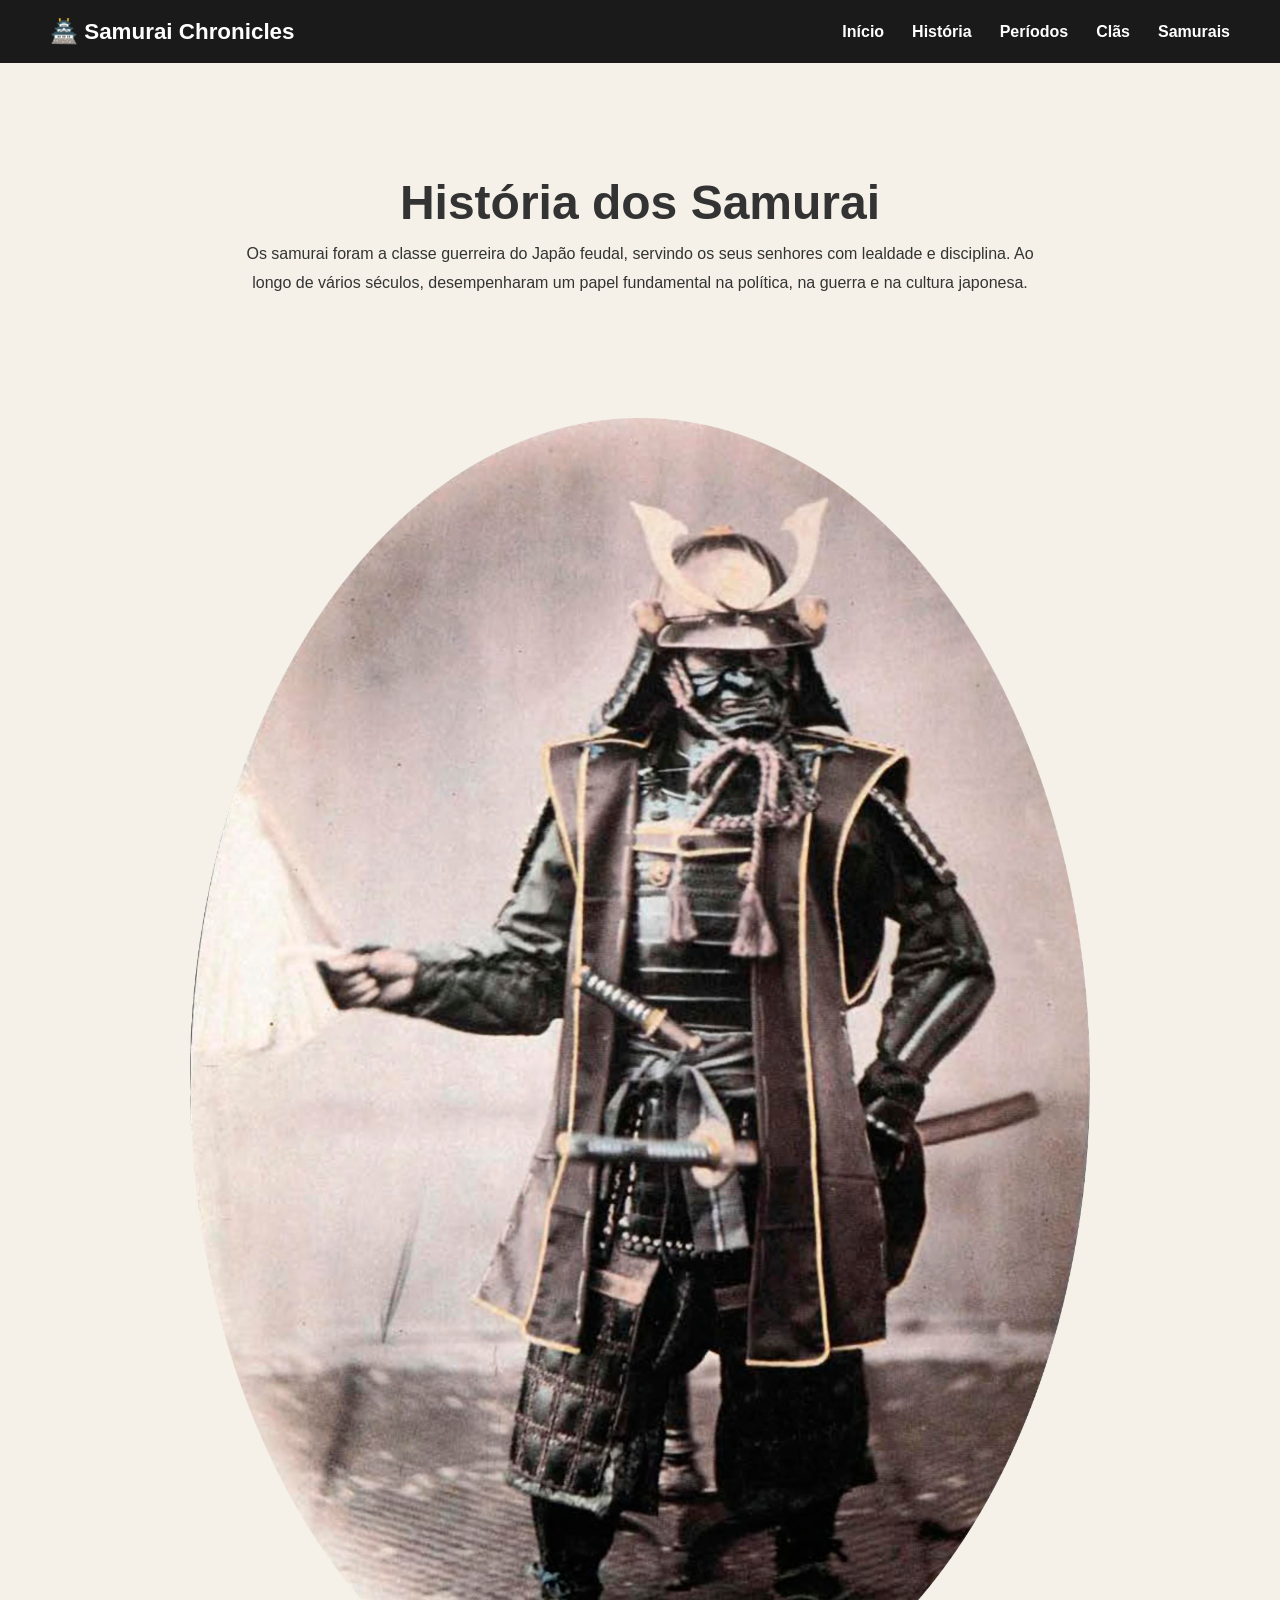
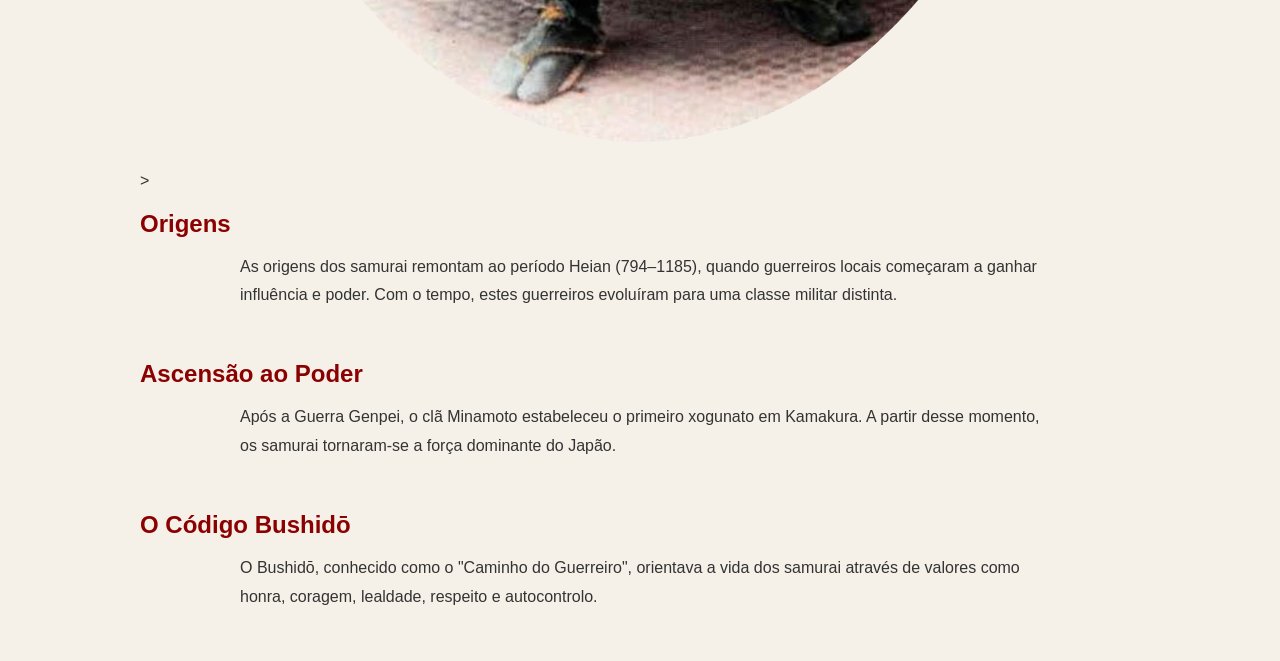
<file: pages/historia.html>
<!DOCTYPE html>
<html lang="pt">
<head>
    <meta charset="UTF-8">
    <meta name="viewport" content="width=device-width, initial-scale=1.0">
    <title>História dos Samurai - Samurai Chronicles</title>

    <link rel="stylesheet" href="../css/style.css">
</head>
<body>

<nav class="navbar">
    <a href="../index.html" class="logo">🏯 Samurai Chronicles</a>

    <ul class="nav-links">
        <li><a href="../index.html">Início</a></li>
        <li><a href="historia.html">História</a></li>
        <li><a href="periodos.html">Períodos</a></li>
        <li><a href="clas.html">Clãs</a></li>
        <li><a href="samurais.html">Samurais</a></li>
    </ul>
</nav>

<header>
    <h1>História dos Samurai</h1>

    <p>
        Os samurai foram a classe guerreira do Japão feudal, servindo os seus senhores com lealdade e disciplina. Ao longo de vários séculos, desempenharam um papel fundamental na política, na guerra e na cultura japonesa.
    </p>
</header>

<main>
    <section>
        <img src="../images/Samurai.png" alt="Representação dos primeiros samurai"   class="section-image">>
        <h2>Origens</h2>

        <p>
            As origens dos samurai remontam ao período Heian (794–1185), quando guerreiros locais começaram a ganhar influência e poder. Com o tempo, estes guerreiros evoluíram para uma classe militar distinta.
        </p>
    </section>

    <section>
        <h2>Ascensão ao Poder</h2>

        <p>
            Após a Guerra Genpei, o clã Minamoto estabeleceu o primeiro xogunato em Kamakura. A partir desse momento, os samurai tornaram-se a força dominante do Japão.
        </p>
    </section>

    <section>
        <h2>O Código Bushidō</h2>

        <p>
            O Bushidō, conhecido como o "Caminho do Guerreiro", orientava a vida dos samurai através de valores como honra, coragem, lealdade, respeito e autocontrolo.
        </p>
    </section>
</main>

</body>
</html>
</file>
<file: css/style.css>
body {
    font-family: Arial, sans-serif;
    background-color: #f5f1e8;
    color: #333;
    margin: 0;
}

header {
    text-align: center;
    padding: 50px 20px;
    padding-top: 80px;
}

h1 {
    font-size: 3rem;
    margin-bottom: 10px;
}

h2 {
    font-size: 1.5rem;
    color: #8b0000;
    margin-bottom: 30px;
}

p {
    max-width: 800px;
    margin: 0 auto 20px auto;
    line-height: 1.8;
    text-align: center;
}

.hero-image {
    width: 100%;
    height: 500px;
    object-fit: cover;
}

.navbar {
    background-color: #1a1a1a;
    color: white;
    display: flex;
    justify-content: space-between;
    align-items: center;
    padding: 18px 50px;
    position: sticky;
    top: 0;
    z-index: 1000;
}

.logo {
    color: white;
    text-decoration: none;
    font-size: 1.4rem;
    font-weight: bold;
}

.nav-links {
    list-style: none;
    display: flex;
    gap: 28px;
    margin: 0;
    padding: 0;
}

.nav-links a {
    color: white;
    text-decoration: none;
    font-weight: 600;
    position: relative;
}

.nav-links a::after {
    content: "";
    width: 0;
    height: 2px;
    background-color: #c0392b;
    position: absolute;
    left: 0;
    bottom: -6px;
    transition: width 0.3s ease;
}

.nav-links a:hover::after {
    width: 100%;
}

.nav-links a:hover {
    color: #c0392b;
}

@media (max-width: 768px) {
    .navbar {
        flex-direction: column;
        padding: 20px;
        gap: 15px;
    }

    .nav-links {
        flex-direction: column;
        text-align: center;
        gap: 15px;
    }
}

main {
    max-width: 1000px;
    margin: 50px auto;
    padding: 0 20px;
}

section {
    margin-bottom: 50px;
}

section h2 {
    color: #8b0000;
    margin-bottom: 15px;
}

section p {
    text-align: left;
}

.section-image {
    width: 100%;
    max-width: 900px;
    height: auto;
    display: block;
    margin: 30px auto;
    border-radius: 10px;
}

.home-cards {
    max-width: 1100px;
    margin: 60px auto;
    display: flex;
    gap: 30px;
    padding: 0 30px;
}

.card {
    background-color: #ffffff;
    padding: 30px;
    border-radius: 12px;
    box-shadow: 0 4px 15px rgba(0, 0, 0, 0.15);
    flex: 1;
}

.card h3 {
    color: #8b0000;
    margin-bottom: 15px;
}

.card p {
    text-align: left;
    line-height: 1.6;
}

.card a {
    display: inline-block;
    margin-top: 15px;
    color: #8b0000;
    font-weight: bold;
    text-decoration: none;
}
</file>
